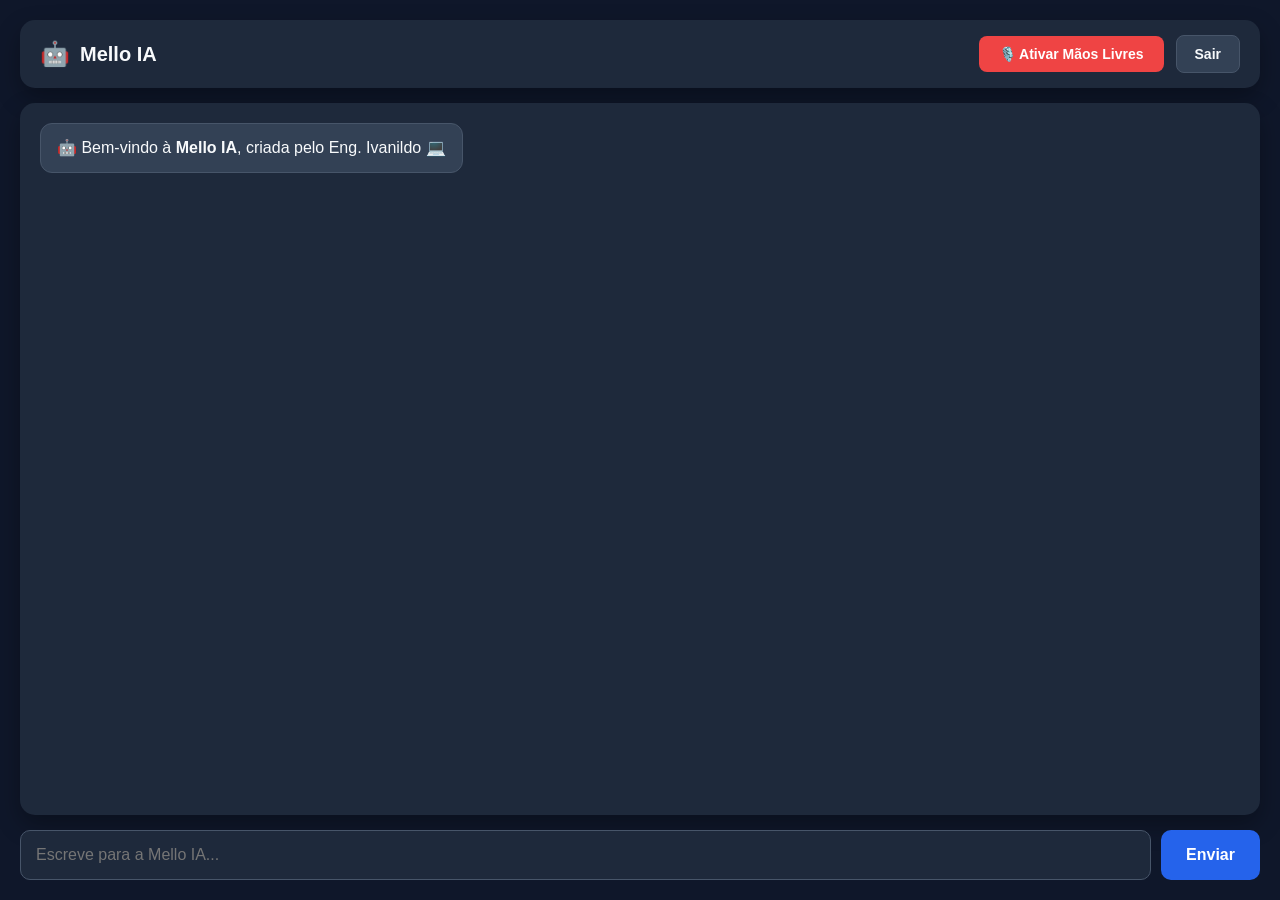
<file: chat.html>
<!DOCTYPE html>
<html lang="pt">
<head>
    <meta charset="UTF-8">
    <meta name="viewport" content="width=device-width, initial-scale=1.0">
    <title>Mello IA</title>
    <style>
        body {
            font-family: 'Segoe UI', Tahoma, Geneva, Verdana, sans-serif;
            background-color: #0f172a;
            color: #f8fafc;
            margin: 0;
            padding: 20px;
            display: flex;
            flex-direction: column;
            height: 100vh;
            box-sizing: border-box;
        }

        .header {
            background: #1e293b;
            padding: 15px 20px;
            border-radius: 15px;
            box-shadow: 0 10px 25px rgba(0,0,0,0.3);
            margin-bottom: 15px;
            display: flex;
            justify-content: space-between;
            align-items: center;
        }

        .btn-mic {
            background: #ef4444 !important;
            color: white !important;
            border: none;
            padding: 10px 20px;
            font-size: 14px;
            font-weight: bold;
            border-radius: 8px;
            cursor: pointer;
            transition: background 0.2s, transform 0.1s;
        }
        .btn-mic:hover { background: #dc2626 !important; }
        .btn-mic:active { transform: scale(0.98); }

        .btn-mic.gravando {
            background: #22c55e !important;
            animation: pulse 1.5s infinite;
        }

        @keyframes pulse {
            0% { transform: scale(1); box-shadow: 0 0 0 0 rgba(34, 197, 94, 0.7); }
            70% { transform: scale(1.03); box-shadow: 0 0 0 10px rgba(34, 197, 94, 0); }
            100% { transform: scale(1); box-shadow: 0 0 0 0 rgba(34, 197, 94, 0); }
        }

        .btn-sair {
            background: #334155;
            color: #f8fafc;
            text-decoration: none;
            padding: 10px 18px;
            border-radius: 8px;
            font-size: 14px;
            font-weight: bold;
            transition: background 0.2s;
            border: 1px solid #475569;
        }
        .btn-sair:hover { background: #f1f5f9; color: #0f172a; }

        .chat-container {
            flex: 1;
            background: #1e293b;
            border-radius: 15px;
            padding: 20px;
            display: flex;
            flex-direction: column;
            overflow-y: auto;
            box-shadow: 0 10px 25px rgba(0,0,0,0.3);
            margin-bottom: 15px;
        }

        .mensagem {
            margin-bottom: 15px;
            padding: 12px 16px;
            border-radius: 12px;
            max-width: 75%;
            word-wrap: break-word;
            line-height: 1.5;
        }

        .user-msg {
            background: #2563eb;
            color: white;
            align-self: flex-end;
        }

        .ia-msg {
            background: #334155;
            color: #f8fafc;
            align-self: flex-start;
            border: 1px solid #475569;
        }

        .input-container {
            display: flex;
            gap: 10px;
        }

        input[type="text"] {
            flex: 1;
            background: #1e293b;
            border: 1px solid #475569;
            padding: 15px;
            border-radius: 10px;
            color: white;
            font-size: 16px;
            outline: none;
        }
        input[type="text"]:focus { border-color: #2563eb; }

        .btn-enviar {
            background: #2563eb;
            color: white;
            border: none;
            padding: 0 25px;
            border-radius: 10px;
            font-size: 16px;
            font-weight: bold;
            cursor: pointer;
            transition: background 0.2s;
        }
        .btn-enviar:hover { background: #1d4ed8; }
    </style>
</head>
<body>

    <!-- CABEÇALHO CORRIGIDO -->
    <div class="header">
        <div style="display: flex; align-items: center; gap: 10px;">
            <span style="font-size: 24px;">🤖</span>
            <h2 style="margin: 0; font-size: 20px; color: #f8fafc;">Mello IA</h2>
        </div>
        <div style="display: flex; gap: 12px; align-items: center;">
            <button id="btnVoz" class="btn-mic" onclick="alternarModoVoz()">🎙️ Ativar Mãos Livres</button>
            <a href="/logout" class="btn-sair">Sair</a>
        </div>
    </div>

    <!-- ÁREA DE MENSAGENS -->
    <div class="chat-container" id="chatContainer">
        <div class="mensagem ia-msg">
            🤖 Bem-vindo à <strong>Mello IA</strong>, criada pelo Eng. Ivanildo 💻
        </div>
    </div>

    <!-- CAMPO DE ENTRADA -->
    <div class="input-container">
        <input type="text" id="userInput" placeholder="Escreve para a Mello IA..." onkeypress="verificarEnter(event)">
        <button class="btn-enviar" onclick="enviarMensagem()">Enviar</button>
    </div>

    <script>
        let modoVozAtivo = false;
        let reconhecimento = null;

        // Inicializa o reconhecimento de voz do navegador
        if ('webkitSpeechRecognition' in window || 'SpeechRecognition' in window) {
            const SpeechRecognition = window.SpeechRecognition || window.webkitSpeechRecognition;
            reconhecimento = new SpeechRecognition();
            reconhecimento.lang = 'pt-PT';
            reconhecimento.continuous = true;
            reconhecimento.interimResults = false;

            reconhecimento.onresult = function(event) {
                const resultado = event.results[event.results.length - 1][0].transcript;
                if (resultado.trim() !== "") {
                    adicionarMensagem(resultado, 'user-msg');
                    enviarAoBackend(resultado);
                }
            };

            reconhecimento.onerror = function(event) {
                console.error("Erro no reconhecimento: ", event.error);
            };

            reconhecimento.onend = function() {
                if (modoVozAtivo) {
                    try { reconhecimento.start(); } catch(e) {}
                }
            };
        }

        function alternarModoVoz() {
            const btn = document.getElementById('btnVoz');
            if (!reconhecimento) {
                alert("O teu navegador não suporta reconhecimento de voz.");
                return;
            }

            modoVozAtivo = !modoVozAtivo;

            if (modoVozAtivo) {
                btn.classList.add('gravando');
                btn.innerHTML = "🟢 Ouvindo...";
                try { reconhecimento.start(); } catch(e) {}
            } else {
                btn.classList.remove('gravando');
                btn.innerHTML = "🎙️ Ativar Mãos Livres";
                try { reconhecimento.stop(); } catch(e) {}
                if ('speechSynthesis' in window) {
                    window.speechSynthesis.cancel();
                }
            }
        }

        function falarTexto(texto) {
            if ('speechSynthesis' in window && modoVozAtivo) {
                // Remove emojis para evitar ruídos na leitura
                const textoLimpo = texto.replace(/[\u{1F600}-\u{1F64F}\u{1F300}-\u{1F5FF}\u{1F680}-\u{1F6FF}\u{2600}-\u{26FF}\u{2700}-\u{27BF}]/gu, '');
                
                const utterance = new SpeechSynthesisUtterance(textoLimpo);
                utterance.lang = 'pt-PT';
                utterance.rate = 1.0;

                if (reconhecimento) reconhecimento.stop();

                utterance.onend = function() {
                    if (modoVozAtivo && reconhecimento) {
                        try { reconhecimento.start(); } catch(e) {}
                    }
                };

                window.speechSynthesis.speak(utterance);
            }
        }

        function verificarEnter(event) {
            if (event.key === 'Enter') enviarMensagem();
        }

        function enviarMensagem() {
            const input = document.getElementById('userInput');
            const texto = input.value.trim();
            if (texto === "") return;

            adicionarMensagem(texto, 'user-msg');
            input.value = "";
            enviarAoBackend(texto);
        }

        function adicionarMensagem(texto, classe) {
            const container = document.getElementById('chatContainer');
            const div = document.createElement('div');
            div.className = `mensagem ${classe}`;
            div.innerText = texto;
            container.appendChild(div);
            container.scrollTop = container.scrollHeight;
        }

        function enviarAoBackend(texto) {
            fetch('/chat', {
                method: 'POST',
                headers: { 'Content-Type': 'application/json' },
                body: JSON.stringify({ message: texto })
            })
            .then(res => res.json())
            .then(data => {
                adicionarMensagem(data.response, 'ia-msg');
                falarTexto(data.response);
            })
            .catch(err => {
                console.error("Erro:", err);
                adicionarMensagem("Erro ao contactar o servidor.", 'ia-msg');
            });
        }
    </script>
</body>
</html>
</file>
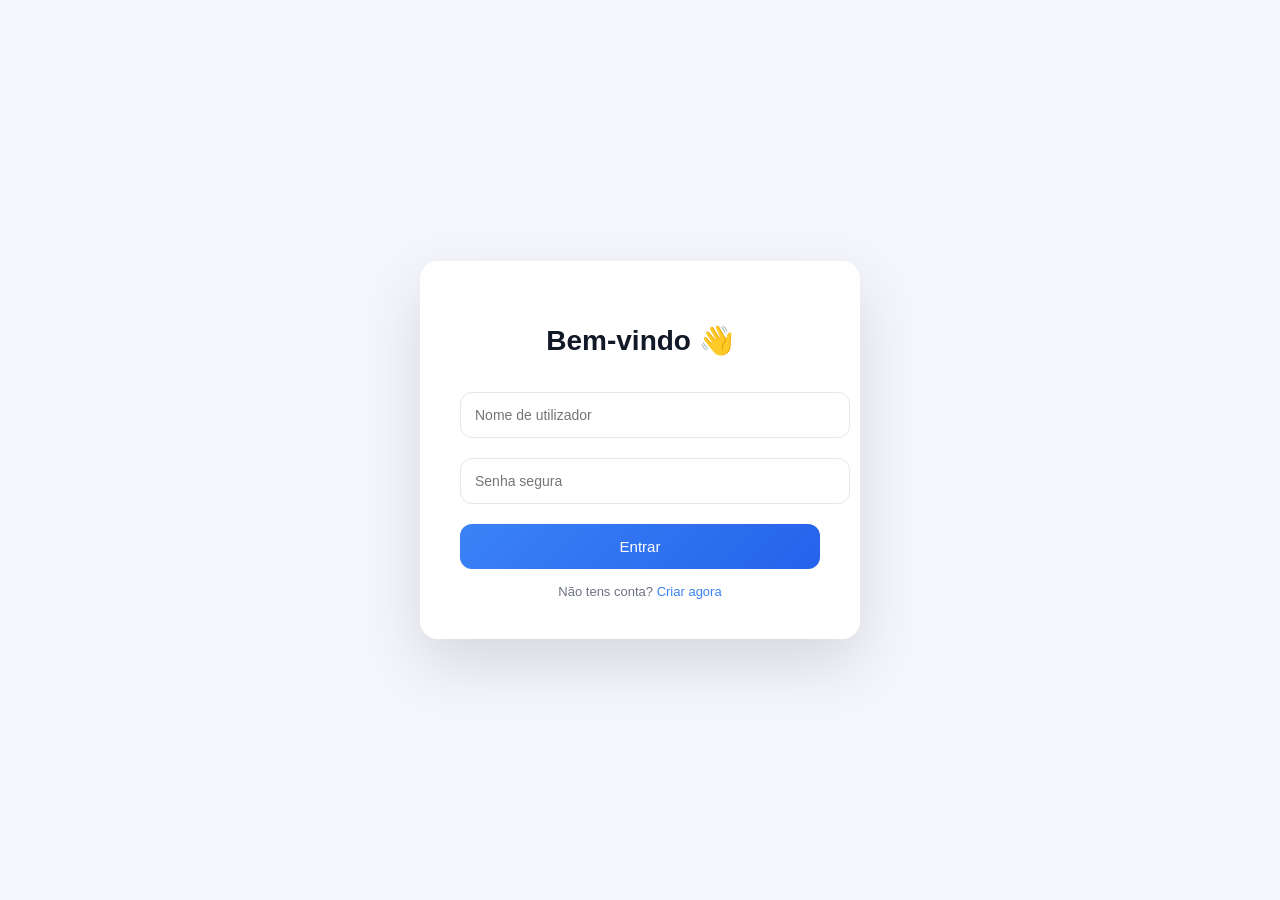
<file: login.html>
<!DOCTYPE html>
<html lang="pt">
<head>
<meta charset="UTF-8">
<title>Login</title>

<style>
body {
    margin: 0;
    font-family: "Segoe UI", sans-serif;
    background: #f4f6fb;
    display: flex;
    justify-content: center;
    align-items: center;
    height: 100vh;
}

/* CARD CENTRAL */
.card {
    background: white;
    width: 360px;
    padding: 40px;
    border-radius: 18px;
    box-shadow: 0 25px 60px rgba(0,0,0,0.12);
    text-align: center;
    animation: fadeIn 0.6s ease;
}

@keyframes fadeIn {
    from {opacity: 0; transform: translateY(20px);}
    to {opacity: 1; transform: translateY(0);}
}

/* TÍTULO */
h2 {
    margin-bottom: 25px;
    font-size: 28px;
    color: #111827;
}

/* INPUTS */
input {
    width: 100%;
    padding: 14px;
    margin: 10px 0;
    border: 1px solid #e5e7eb;
    border-radius: 12px;
    font-size: 14px;
    transition: 0.2s;
    outline: none;
}

input:focus {
    border-color: #3b82f6;
    box-shadow: 0 0 0 3px rgba(59,130,246,0.2);
}

/* BOTÃO */
button {
    width: 100%;
    padding: 14px;
    margin-top: 10px;
    border: none;
    border-radius: 12px;
    background: linear-gradient(135deg, #3b82f6, #2563eb);
    color: white;
    font-size: 15px;
    cursor: pointer;
    transition: 0.2s;
}

button:hover {
    transform: scale(1.03);
}

/* LINKS */
a {
    color: #3b82f6;
    text-decoration: none;
    font-size: 13px;
}

a:hover {
    text-decoration: underline;
}

/* TEXTO ABAIXO */
.footer {
    margin-top: 15px;
    font-size: 13px;
    color: #6b7280;
}
</style>

</head>

<body>

<div class="card">

    <h2>Bem-vindo 👋</h2>

    <form method="POST">
        <input name="username" placeholder="Nome de utilizador" required>
        <input type="password" name="password" placeholder="Senha segura" required>
        <button type="submit">Entrar</button>
    </form>

    <div class="footer">
        Não tens conta? <a href="/register">Criar agora</a>
    </div>

</div>

</body>
</html>
</file>
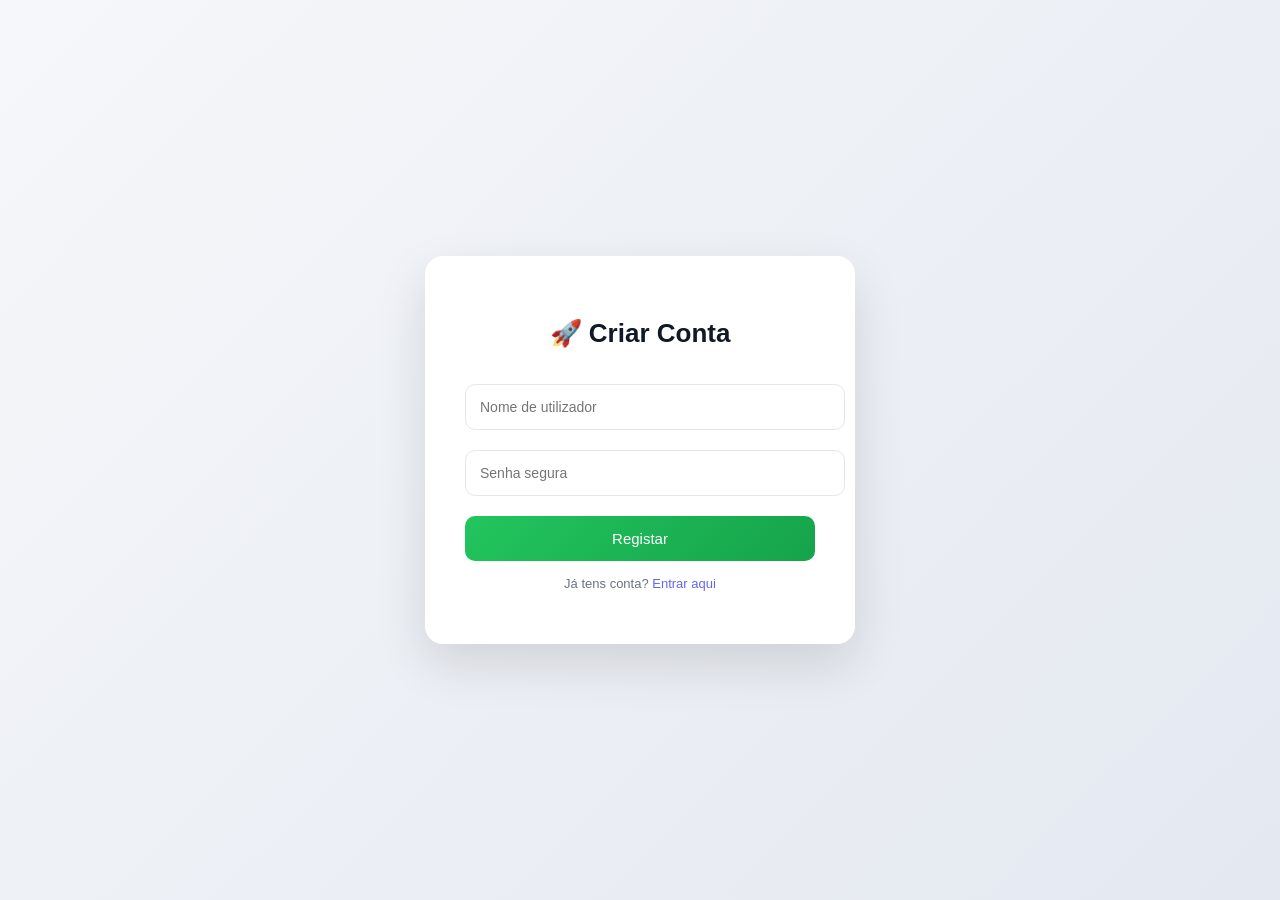
<file: register.html>
<!DOCTYPE html>
<html>
<head>
<meta charset="UTF-8">
<title>Criar Conta</title>

<style>
body {
    margin: 0;
    font-family: 'Segoe UI', sans-serif;
    background: linear-gradient(135deg, #f5f7fa, #e4e8f0);
    display: flex;
    justify-content: center;
    align-items: center;
    height: 100vh;
}

/* CARD */
.card {
    background: white;
    padding: 40px;
    border-radius: 18px;
    width: 350px;
    box-shadow: 0 20px 50px rgba(0,0,0,0.12);
    text-align: center;
    animation: fade 0.6s ease-in-out;
}

@keyframes fade {
    from {opacity: 0; transform: translateY(20px);}
    to {opacity: 1; transform: translateY(0);}
}

/* TITULO */
h2 {
    margin-bottom: 25px;
    color: #111827;
    font-size: 26px;
}

/* INPUTS */
input {
    width: 100%;
    padding: 14px;
    margin: 10px 0;
    border: 1px solid #e5e7eb;
    border-radius: 10px;
    font-size: 14px;
    transition: 0.2s;
}

input:focus {
    border-color: #6366f1;
    outline: none;
    box-shadow: 0 0 0 3px rgba(99,102,241,0.2);
}

/* BOTÃO */
button {
    width: 100%;
    padding: 14px;
    background: linear-gradient(135deg, #22c55e, #16a34a);
    color: white;
    border: none;
    border-radius: 10px;
    font-size: 15px;
    cursor: pointer;
    transition: 0.2s;
    margin-top: 10px;
}

button:hover {
    transform: scale(1.03);
}

/* LINK */
a {
    color: #6366f1;
    font-size: 13px;
    text-decoration: none;
}

a:hover {
    text-decoration: underline;
}

/* TEXTO */
p {
    margin-top: 15px;
    font-size: 13px;
    color: #6b7280;
}
</style>

</head>

<body>

<div class="card">
    <h2>🚀 Criar Conta</h2>

    <form method="POST">
        <input name="username" placeholder="Nome de utilizador" required>
        <input type="password" name="password" placeholder="Senha segura" required>
        <button type="submit">Registar</button>
    </form>

    <p>Já tens conta? <a href="/login">Entrar aqui</a></p>
</div>

</body>
</html>
</file>
